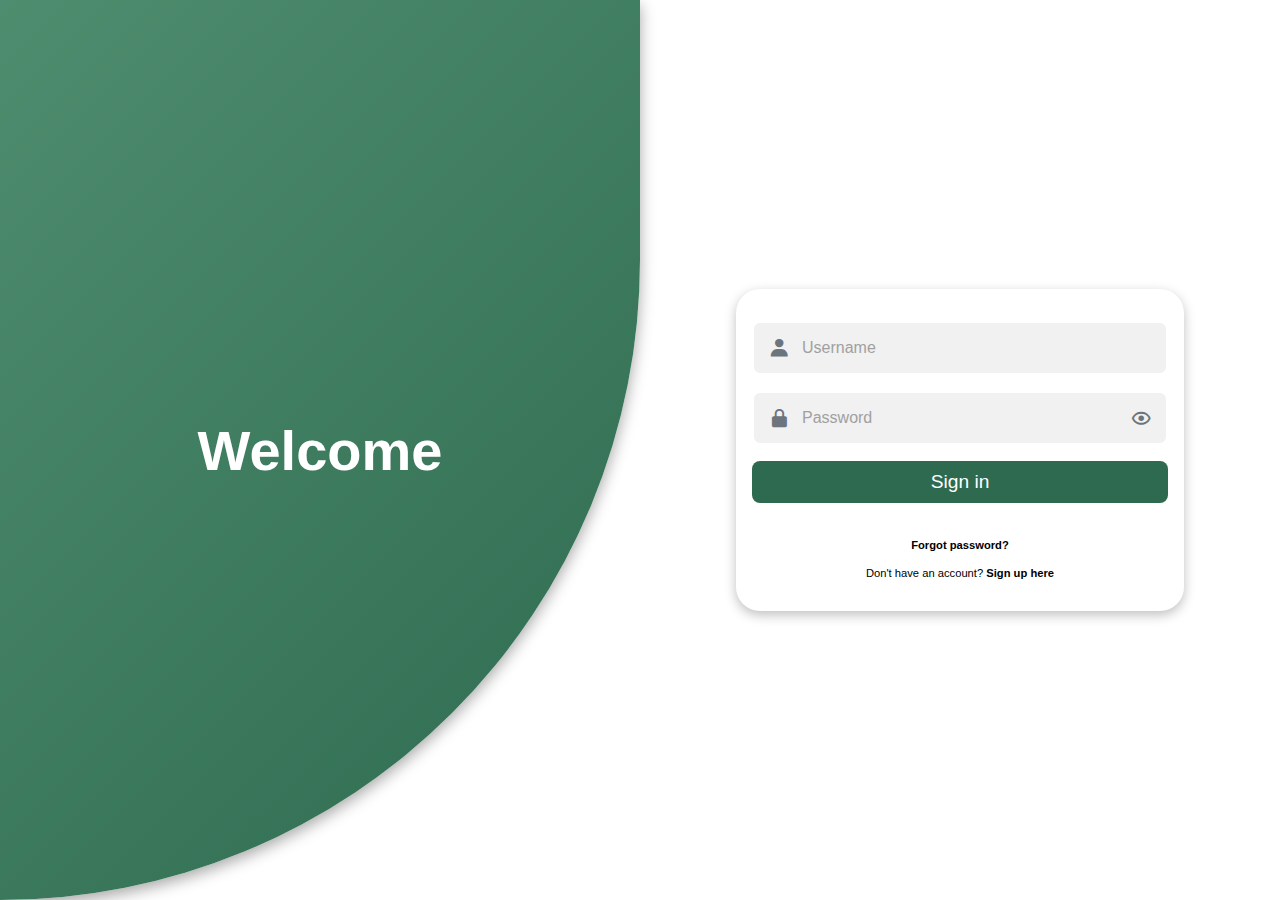
<file: Front_End/index.html>
<!DOCTYPE html>
<html lang="en">
<head>
    <meta charset="UTF-8">
    <meta name="viewport" content="width=device-width, initial-scale=1.0">
    <title>Index</title>
</head>
<body>
    <script>
         window.location.href="html/login.html";
    </script>
</body>
</html>
</file>
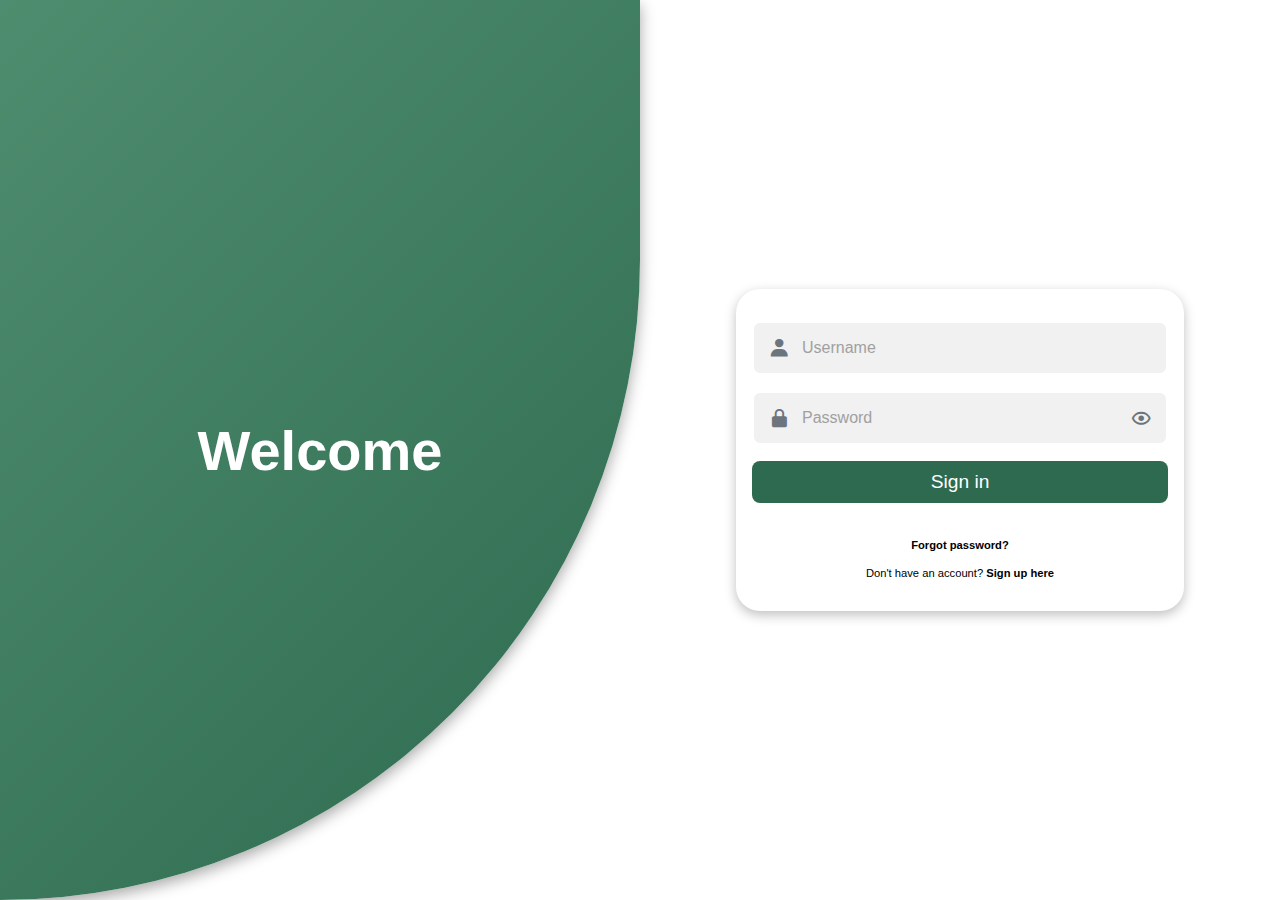
<file: Front_End/html/login.html>
<!DOCTYPE html>
<html lang="en">
<head>
  <meta charset="UTF-8" />
  <meta name="viewport" content="width=device-width, initial-scale=1.0"/>
  <title>Login</title>
  <link rel="stylesheet" href="/Front_End/css/login.css" />

  <!-- ✅ Boxicons CDN -->
  <link href="https://unpkg.com/boxicons@2.1.4/css/boxicons.min.css" rel="stylesheet" />

    <!-- ✅ Google login -->
     <script src="https://accounts.google.com/gsi/client" async defer></script>
</head>
<body>
  <div id="container" class="container">
    <!-- FORM SECTION -->
    <div class="row">
      <!-- SIGN UP -->
      <div class="col align-items-center flex-col sign-up">
        <div class="form-wrapper align-items-center">
          <div class="form sign-up">
            <div class="input-group">
              <i class="bx bxs-user"></i>
              <input type="text" placeholder="Username" />
            </div>
            <div class="input-group">
              <i class="bx bx-mail-send"></i>
              <input type="email" placeholder="Email" />
            </div>
            <div class="input-group">
              <i class="bx bxs-lock-alt"></i>
              <input type="password" placeholder="Password" class="password-field" />
              <i class="bx bx-show toggle-password"></i>
            </div>
            <div class="input-group">
              <i class="bx bxs-lock-alt"></i>
              <input type="password" placeholder="Confirm password" class="password-field" />
              <i class="bx bx-show toggle-password"></i>
            </div>
             <div class="input-group">
                <i class="bx bx-user-check"></i>
                <select>
                    <option value="" disabled selected>Select Job Category</option>
                    <option value="admin">Admin</option>
                    <option value="user">User</option>
                    <option value="technician">Technician</option>
                </select>
            </div>
            <button>Sign up</button>
            <p>
              <span>Already have an account?</span>
              <b onclick="toggle()" class="pointer">Sign in here</b>
            </p>
          </div>
        </div>
      </div>

      <!-- SIGN IN -->
      <div class="col align-items-center flex-col sign-in">
        <div class="form-wrapper align-items-center">
          <div class="form sign-in">
            <div class="input-group">
              <i class="bx bxs-user"></i>
              <input type="text" placeholder="Username" />
            </div>
            <div class="input-group">
              <i class="bx bxs-lock-alt"></i>
              <input type="password" placeholder="Password" class="password-field" />
              <i class="bx bx-show toggle-password"></i>
            </div>
            <button>Sign in</button>
             <!-- Google Sign-In -->
            <div id="g_id_onload"
                data-client_id="102035465126-okcdbbrk3jrj7d48t1qotb9kfig0cm4n.apps.googleusercontent.com"
                data-login_uri="https://localhost:8080/api/auth/google"
                data-auto_prompt="false">
            </div>

            <div class="g_id_signin"
                data-type="standard"
                data-size="large"
                data-theme="outline"
                data-text="sign_in_with"
                data-shape="rectangular"
                data-logo_alignment="left">
            </div>

            <p><b>Forgot password?</b></p>
            <p>
              <span>Don't have an account?</span>
              <b onclick="toggle()" class="pointer">Sign up here</b>
            </p>
          </div>
        </div>
      </div>
    </div>

    <!-- CONTENT SECTION -->
    <div class="row content-row">
      <div class="col align-items-center flex-col">
        <div class="text sign-in">
          <h2>Welcome</h2>
        </div>
        <div class="img sign-in"></div>
      </div>

      <div class="col align-items-center flex-col">
        <div class="img sign-up"></div>
        <div class="text sign-up">
          <h2>Join with us</h2>
        </div>
      </div>
    </div>
  </div>

  <!-- ✅ JavaScript -->
 <script src="/Front_End/js/login.js"></script>
  
</body>
</html>
</file>
<file: Front_End/css/login.css>
:root {
  --primary-color: #2D6A4F;
  --secondary-color: #95D5B2;
  --black: #000000;
  --white: #ffffff;
  --gray: #f1f1f1;
  --gray-2: #6c757d;
  --facebook-color: #4267B2;
  --google-color: #DB4437;
  --twitter-color: #1DA1F2;
  --insta-color: #E1306C;
}

@import url('https://fonts.googleapis.com/css2?family=Poppins:wght@200;300;400;500;600&display=swap');

* {
  font-family: 'Poppins', sans-serif;
  margin: 0;
  padding: 0;
  box-sizing: border-box;
}

html, body {
  height: 100vh;
  overflow: hidden;
}

.container {
  position: relative;
  min-height: 100vh;
  overflow: hidden;
}

.row {
  display: flex;
  flex-wrap: wrap;
  height: 100vh;
}

.col {
  width: 50%;
}

.align-items-center {
  display: flex;
  align-items: center;
  justify-content: center;
  text-align: center;
}

.flex-col {
  flex-direction: column;
}

.form-wrapper {
  width: 100%;
  max-width: 28rem;
}

.form {
  padding: 1rem;
  background-color: var(--white);
  border-radius: 1.5rem;
  width: 100%;
  box-shadow: rgba(0, 0, 0, 0.25) 0px 4px 12px;
  transform: scale(0);
  transition: .5s ease-in-out;
  transition-delay: 1s;
}

.input-group {
  position: relative;
  width: 100%;
  margin: 1rem 0;
}

.input-group i {
  position: absolute;
  top: 50%;
  transform: translateY(-50%);
  font-size: 1.4rem;
  color: var(--gray-2);
}

.input-group input {
  width: 100%;
  padding: 1rem 3rem;
  font-size: 1rem;
  background-color: var(--gray);
  border-radius: 0.5rem;
  border: 0.125rem solid var(--white);
  outline: none;
}

.input-group input:focus {
  border: 0.125rem solid var(--primary-color);
}

.input-group input::placeholder {
  color: #a0a0a0;
}

.input-group i.bxs-user,
.input-group i.bx-mail-send,
.input-group i.bxs-lock-alt {
  left: 1rem;
}

.input-group select {
  width: 100%;
  padding: 1rem 3rem;
  font-size: 1rem;
  background-color: var(--gray);
  border-radius: 0.5rem;
  border: 0.125rem solid var(--white);
  outline: none;
  appearance: none; /* removes default browser dropdown arrow */
}

.input-group select:focus {
  border: 0.125rem solid var(--primary-color);
}

.input-group select option {
  color: var(--black);
}

.input-group i.bx-user-check {
  left: 1rem;
  pointer-events: none;
}

.input-group i.toggle-password {
  right: 1rem;
  left: auto;
  cursor: pointer;
}

.form button {
  cursor: pointer;
  width: 100%;
  padding: .6rem 0;
  border-radius: .5rem;
  border: none;
  background-color: var(--primary-color);
  color: var(--white);
  font-size: 1.2rem;
  outline: none;
  transition: 0.3s ease-in-out;
}

.form button:hover {
  background-color: var(--secondary-color);
  color: var(--black);
}

/* Google Sign-In Button Style */
.g_id_signin {
  margin-top: 1rem;
  display: inline-block;
  width: 100% !important;        /* full width */
  max-width: 280px;              /* max width */
  cursor: pointer;
  border-radius: 0.5rem !important; /* rounded corners */
  box-shadow: 0 4px 8px rgba(0,0,0,0.1);
  transition: box-shadow 0.3s ease-in-out;
}

.g_id_signin:hover {
  box-shadow: 0 6px 12px rgba(0,0,0,0.2);
}

/* Adjust text inside button if needed */
.g_id_signin > div {
  font-family: 'Poppins', sans-serif !important;
  font-size: 1.1rem !important;
  font-weight: 600 !important;
}

.form p {
  margin: 1rem 0;
  font-size: .7rem;
}

.pointer {
  cursor: pointer;
}

.social-list {
  margin: 2rem 0;
  padding: 1rem;
  border-radius: 1.5rem;
  width: 100%;
  box-shadow: rgba(0, 0, 0, 0.25) 0px 4px 12px;
  transform: scale(0);
  transition: .5s ease-in-out;
  transition-delay: 1.2s;
}

.social-list > div {
  color: var(--white);
  margin: 0 .5rem;
  padding: .7rem;
  cursor: pointer;
  border-radius: .5rem;
  transform: scale(0);
  transition: .5s ease-in-out;
}

.social-list > div:nth-child(1) { transition-delay: 1.4s; }
.social-list > div:nth-child(2) { transition-delay: 1.6s; }
.social-list > div:nth-child(3) { transition-delay: 1.8s; }
.social-list > div:nth-child(4) { transition-delay: 2s; }

.social-list > div > i {
  font-size: 1.5rem;
  transition: .4s ease-in-out;
}

.social-list > div:hover i {
  transform: scale(1.5);
}

.facebook-bg { background-color: var(--facebook-color); }
.google-bg { background-color: var(--google-color); }
.twitter-bg { background-color: var(--twitter-color); }
.insta-bg { background-color: var(--insta-color); }

.container.sign-in .form.sign-in,
.container.sign-in .social-list.sign-in,
.container.sign-in .social-list.sign-in > div,
.container.sign-up .form.sign-up,
.container.sign-up .social-list.sign-up,
.container.sign-up .social-list.sign-up > div {
  transform: scale(1);
}

/* Content Row Section */
.content-row {
  position: absolute;
  top: 0;
  left: 0;
  pointer-events: none;
  z-index: 6;
  width: 100%;
}

.text {
  margin: 4rem;
  color: var(--white);
}

.text h2 {
  font-size: 3.5rem;
  font-weight: 700;
  margin: 2rem 0;
  transition: 1s ease-in-out;
}

.text p {
  font-weight: 600;
  transition: 1s ease-in-out;
  transition-delay: .2s;
}

.img img {
  width: 30vw;
  transition: 1s ease-in-out;
  transition-delay: .4s;
}

.text.sign-in h2,
.text.sign-in p,
.img.sign-in img {
  transform: translateX(-250%);
}

.text.sign-up h2,
.text.sign-up p,
.img.sign-up img {
  transform: translateX(250%);
}

.container.sign-in .text.sign-in h2,
.container.sign-in .text.sign-in p,
.container.sign-in .img.sign-in img,
.container.sign-up .text.sign-up h2,
.container.sign-up .text.sign-up p,
.container.sign-up .img.sign-up img {
  transform: translateX(0);
}

/* Background Curve */
.container::before {
  content: "";
  position: absolute;
  top: 0;
  right: 0;
  height: 100vh;
  width: 300vw;
  transform: translate(35%, 0);
  background-image: linear-gradient(-45deg, var(--primary-color) 0%, var(--secondary-color) 100%);
  transition: 1s ease-in-out;
  z-index: 6;
  box-shadow: rgba(0, 0, 0, 0.35) 0px 5px 15px;
  border-bottom-right-radius: max(50vw, 50vh);
  border-top-left-radius: max(50vw, 50vh);
}

.container.sign-in::before {
  transform: translate(0, 0);
  right: 50%;
}

.container.sign-up::before {
  transform: translate(100%, 0);
  right: 50%;
}

/* ============================
   ✅ Responsive Media Queries
============================ */

@media only screen and (max-width: 768px) {
  .text h2 {
    font-size: 2.2rem;
  }

  .img img {
    width: 60vw;
  }

  .form {
    padding: 1rem 0.5rem;
  }

  .input-group input {
    padding: 0.8rem 2.5rem;
    font-size: 0.9rem;
  }

  .form button {
    font-size: 1rem;
  }
}

@media only screen and (max-width: 425px) {
  .container::before,
  .container.sign-in::before,
  .container.sign-up::before {
    height: 100vh;
    border-bottom-right-radius: 0;
    border-top-left-radius: 0;
    z-index: 0;
    transform: none;
    right: 0;
  }

  .container.sign-in .col.sign-in,
  .container.sign-up .col.sign-up {
    transform: translateY(0);
  }

  .content-row {
    align-items: flex-start !important;
  }

  .content-row .col {
    transform: translateY(0);
    background-color: unset;
  }

  .col {
    width: 100%;
    position: absolute;
    padding: 2rem;
    background-color: var(--white);
    border-top-left-radius: 2rem;
    border-top-right-radius: 2rem;
    transform: translateY(100%);
    transition: 1s ease-in-out;
  }

  .row {
    align-items: flex-end;
    justify-content: flex-end;
  }

  .form,
  .social-list {
    box-shadow: none;
    margin: 0;
    padding: 0;
  }

  .text {
    margin: 0;
  }

  .text p {
    display: none;
  }

  .text h2 {
    margin: .5rem;
    font-size: 2rem;
  }
}
</file>
